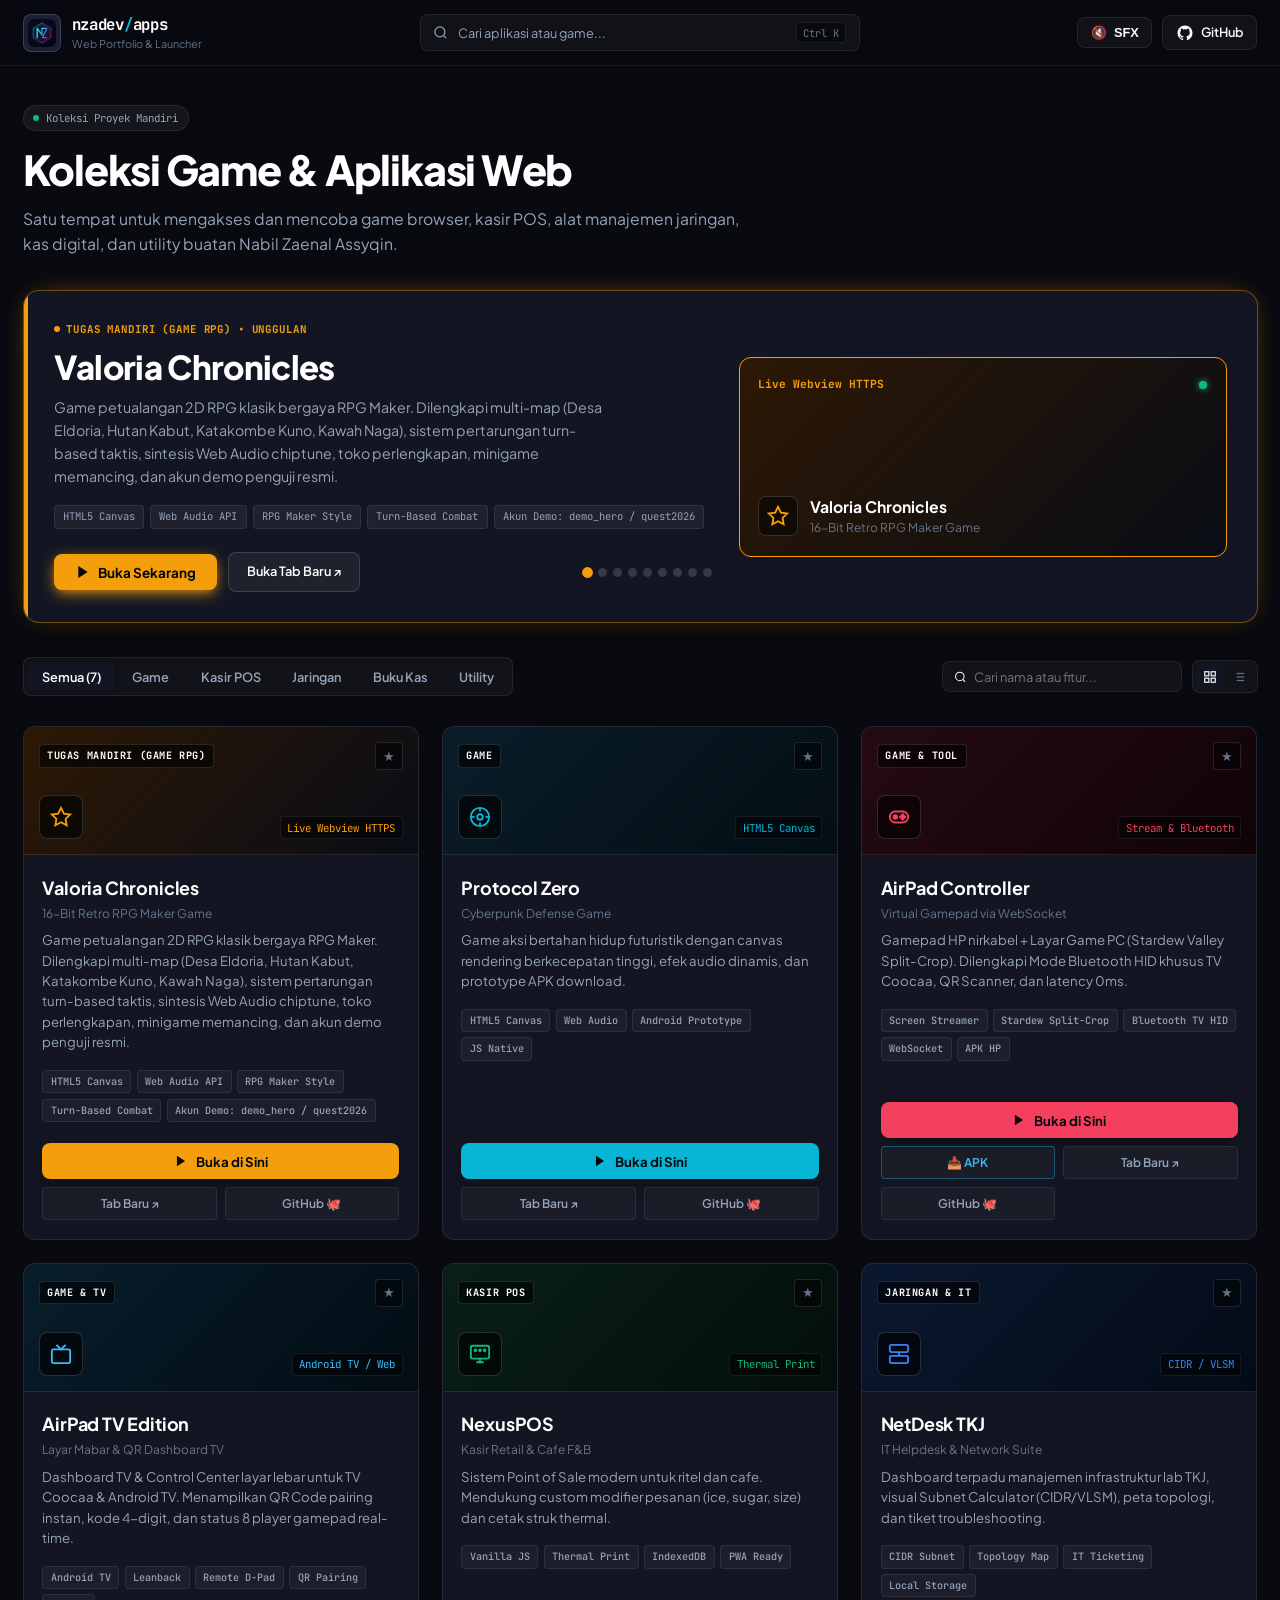
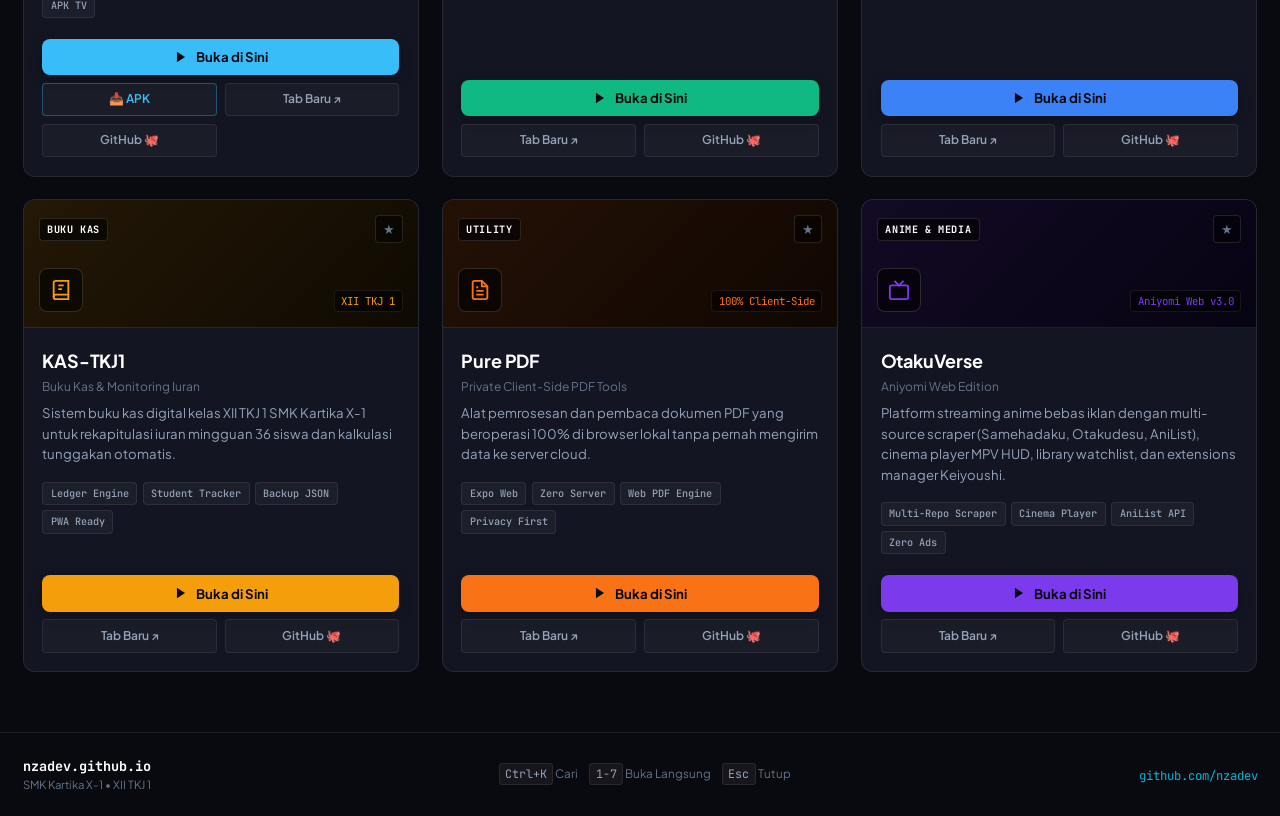
<file: index.html>
<!DOCTYPE html>
<html lang="id">
<head>
  <meta charset="UTF-8">
  <meta name="viewport" content="width=device-width, initial-scale=1.0, maximum-scale=5.0, viewport-fit=cover">
  <meta name="theme-color" content="#090a10">
  <meta name="description" content="Koleksi Game & Web App buatan Nabil Zaenal Assyqin (nzadev). Jalankan langsung di browser atau buka repositori GitHub.">
  <meta name="apple-mobile-web-app-capable" content="yes">
  <meta name="apple-mobile-web-app-status-bar-style" content="black-translucent">
  <title>NzaDev — Koleksi Game &amp; Aplikasi Web</title>

  <link rel="manifest" href="manifest.json">
  <link rel="icon" type="image/svg+xml" href="icon.svg">
  <link rel="apple-touch-icon" href="icon.svg">

  <link rel="preconnect" href="https://fonts.googleapis.com">
  <link rel="preconnect" href="https://fonts.gstatic.com" crossorigin>
  <link href="https://fonts.googleapis.com/css2?family=Inter:wght@400;500;600;700&family=JetBrains+Mono:wght@400;500;600&family=Plus+Jakarta+Sans:wght@500;600;700;800&display=swap" rel="stylesheet">

  <link rel="stylesheet" href="style.css">
</head>
<body>
  <div class="site-container">
    <header class="navbar">
      <div class="navbar-content">
        <a href="./" class="nav-brand" aria-label="NzaDev Beranda">
          <div class="brand-avatar">
            <img src="icon.svg" alt="NzaDev" width="28" height="28">
          </div>
          <div class="brand-name-group">
            <span class="brand-title">nzadev<span class="brand-slash">/</span>apps</span>
            <span class="brand-role">Web Portfolio &amp; Launcher</span>
          </div>
        </a>

        <div class="nav-center">
          <button type="button" class="nav-search-btn" id="btn-open-search" aria-label="Cari aplikasi (Ctrl+K)">
            <svg viewBox="0 0 24 24" width="15" height="15" fill="none" stroke="currentColor" stroke-width="2">
              <circle cx="11" cy="11" r="8"></circle>
              <line x1="21" y1="21" x2="16.65" y2="16.65"></line>
            </svg>
            <span>Cari aplikasi atau game...</span>
            <kbd>Ctrl K</kbd>
          </button>
        </div>

        <div class="nav-right">
          <button type="button" class="nav-link-btn" id="btn-sound" title="Toggle Efek Suara (SFX)">
            <span id="sound-icon">🔊</span>
            <span class="nav-btn-text">SFX</span>
          </button>

          <a href="https://github.com/nzadev" target="_blank" rel="noopener noreferrer" class="nav-link-btn" title="Kunjungi GitHub nzadev">
            <svg viewBox="0 0 24 24" width="18" height="18" fill="currentColor">
              <path fill-rule="evenodd" clip-rule="evenodd" d="M12 2C6.477 2 2 6.484 2 12.017c0 4.425 2.865 8.18 6.839 9.504.5.092.682-.217.682-.483 0-.237-.008-.868-.013-1.703-2.782.605-3.369-1.343-3.369-1.343-.454-1.158-1.11-1.466-1.11-1.466-.908-.62.069-.608.069-.608 1.003.07 1.53 1.032 1.53 1.032.892 1.53 2.341 1.088 2.91.832.092-.647.35-1.088.636-1.338-2.22-.253-4.555-1.113-4.555-4.951 0-1.093.39-1.988 1.029-2.688-.103-.253-.446-1.272.098-2.65 0 0 .84-.27 2.75 1.026A9.564 9.564 0 0112 6.844c.85.004 1.705.115 2.504.337 1.909-1.296 2.747-1.027 2.747-1.027.546 1.379.202 2.398.1 2.651.64.7 1.028 1.595 1.028 2.688 0 3.848-2.339 4.695-4.566 4.943.359.309.678.92.678 1.855 0 1.338-.012 2.419-.012 2.747 0 .268.18.58.688.482A10.019 10.019 0 0022 12.017C22 6.484 17.522 2 12 2z"/>
            </svg>
            <span class="nav-btn-text">GitHub</span>
          </a>

          <button type="button" class="nav-install-btn hidden" id="btn-install" aria-label="Install Aplikasi">
            <svg viewBox="0 0 24 24" width="15" height="15" fill="none" stroke="currentColor" stroke-width="2">
              <path d="M21 15v4a2 2 0 0 1-2 2H5a2 2 0 0 1-2-2v-4"></path>
              <polyline points="7 10 12 15 17 10"></polyline>
              <line x1="12" y1="15" x2="12" y2="3"></line>
            </svg>
            <span>Install</span>
          </button>
        </div>
      </div>
    </header>

    <main class="page-main">
      <section class="hero-block">
        <div class="hero-inner">
          <div class="hero-badge">
            <span class="badge-dot"></span>
            <span>Koleksi Proyek Mandiri</span>
          </div>
          <h1 class="hero-heading">Koleksi Game &amp; Aplikasi Web</h1>
          <p class="hero-subtext">
            Satu tempat untuk mengakses dan mencoba game browser, kasir POS, alat manajemen jaringan, kas digital, dan utility buatan Nabil Zaenal Assyqin.
          </p>

          <div class="pinned-bar hidden" id="pinned-bar">
            <span class="pinned-title">Disematkan:</span>
            <div class="pinned-tags" id="pinned-tags"></div>
            <button type="button" class="btn-unpin-all" id="btn-unpin-all">Reset</button>
          </div>
        </div>
      </section>

      <section class="spotlight-banner" id="spotlight-banner">
        <div class="spotlight-card">
          <div class="spotlight-content">
            <div class="spotlight-badge">
              <span class="spotlight-dot"></span>
              <span id="spotlight-badge-text">PROYEK UNGGULAN</span>
            </div>
            <h2 class="spotlight-heading" id="spotlight-heading">Protocol Zero</h2>
            <p class="spotlight-summary" id="spotlight-summary">
              Game aksi bertahan hidup futuristik dengan canvas rendering, audio efek dinamis, dan prototype APK download.
            </p>
            <div class="spotlight-tech-row" id="spotlight-tech-row"></div>
            <div class="spotlight-buttons">
              <button type="button" class="btn-spotlight-launch" id="btn-spotlight-launch">
                <svg viewBox="0 0 24 24" width="16" height="16" fill="currentColor">
                  <polygon points="5 3 19 12 5 21 5 3"></polygon>
                </svg>
                <span>Buka Sekarang</span>
              </button>
              <a href="#" target="_blank" rel="noopener noreferrer" class="btn-spotlight-link" id="btn-spotlight-link">Buka Tab Baru ↗</a>
              <div class="spotlight-indicators" id="spotlight-indicators"></div>
            </div>
          </div>
          <div class="spotlight-graphic">
            <div class="spotlight-frame" id="spotlight-frame"></div>
          </div>
        </div>
      </section>

      <section class="filter-bar">
        <div class="filter-segmented" id="filter-segmented" role="tablist" aria-label="Kategori">
          <button type="button" class="segment-btn active" data-category="all" role="tab" aria-selected="true">Semua (7)</button>
          <button type="button" class="segment-btn" data-category="game" role="tab" aria-selected="false">Game</button>
          <button type="button" class="segment-btn" data-category="business" role="tab" aria-selected="false">Kasir POS</button>
          <button type="button" class="segment-btn" data-category="network" role="tab" aria-selected="false">Jaringan</button>
          <button type="button" class="segment-btn" data-category="education" role="tab" aria-selected="false">Buku Kas</button>
          <button type="button" class="segment-btn" data-category="utility" role="tab" aria-selected="false">Utility</button>
        </div>

        <div class="filter-tools">
          <div class="search-input-wrap">
            <svg viewBox="0 0 24 24" width="14" height="14" fill="none" stroke="currentColor" stroke-width="2">
              <circle cx="11" cy="11" r="8"></circle>
              <line x1="21" y1="21" x2="16.65" y2="16.65"></line>
            </svg>
            <input type="text" id="inline-search" placeholder="Cari nama atau fitur..." autocomplete="off">
            <button type="button" id="btn-clear-input" class="btn-clear-input hidden" aria-label="Hapus teks">✕</button>
          </div>

          <div class="view-toggle">
            <button type="button" class="btn-view active" id="btn-view-grid" title="Tampilan Grid">
              <svg viewBox="0 0 24 24" width="14" height="14" fill="none" stroke="currentColor" stroke-width="2">
                <rect x="3" y="3" width="7" height="7"></rect>
                <rect x="14" y="3" width="7" height="7"></rect>
                <rect x="14" y="14" width="7" height="7"></rect>
                <rect x="3" y="14" width="7" height="7"></rect>
              </svg>
            </button>
            <button type="button" class="btn-view" id="btn-view-list" title="Tampilan Daftar">
              <svg viewBox="0 0 24 24" width="14" height="14" fill="none" stroke="currentColor" stroke-width="2">
                <line x1="8" y1="6" x2="21" y2="6"></line>
                <line x1="8" y1="12" x2="21" y2="12"></line>
                <line x1="8" y1="18" x2="21" y2="18"></line>
                <line x1="3" y1="6" x2="3.01" y2="6"></line>
                <line x1="3" y1="12" x2="3.01" y2="12"></line>
                <line x1="3" y1="18" x2="3.01" y2="18"></line>
              </svg>
            </button>
          </div>
        </div>
      </section>

      <section class="cards-container">
        <div class="apps-grid" id="apps-grid"></div>

        <div class="empty-results hidden" id="empty-results">
          <div class="empty-icon">📂</div>
          <h3>Aplikasi tidak ditemukan</h3>
          <p>Coba gunakan kata kunci lain atau bersihkan filter pencarian.</p>
          <button type="button" class="btn-reset-filter" id="btn-reset-filter">Tampilkan Semua</button>
        </div>
      </section>
    </main>

    <footer class="site-footer">
      <div class="footer-content">
        <div class="footer-left">
          <span class="footer-brand">nzadev.github.io</span>
          <span class="footer-tagline">SMK Kartika X-1 • XII TKJ 1</span>
        </div>
        <div class="footer-center">
          <span class="footer-keys"><kbd>Ctrl+K</kbd> Cari</span>
          <span class="footer-keys"><kbd>1-7</kbd> Buka Langsung</span>
          <span class="footer-keys"><kbd>Esc</kbd> Tutup</span>
        </div>
        <div class="footer-right">
          <a href="https://github.com/nzadev" target="_blank" rel="noopener noreferrer">github.com/nzadev</a>
        </div>
      </div>
    </footer>
  </div>

  <!-- MODAL VIEWER / IN-APP WINDOW -->
  <div class="viewer-modal" id="viewer-modal" aria-hidden="true" role="dialog" aria-modal="true">
    <div class="viewer-overlay" id="viewer-overlay"></div>
    <div class="viewer-window">
      <header class="viewer-topbar">
        <div class="window-decorations">
          <span class="dot dot-close" id="dot-close" title="Tutup (Esc)"></span>
          <span class="dot dot-min" id="dot-min"></span>
          <span class="dot dot-max" id="dot-max" title="Layar Penuh"></span>
        </div>

        <div class="viewer-meta">
          <span class="viewer-title" id="viewer-title">Nama Aplikasi</span>
          <span class="viewer-address" id="viewer-address">https://...</span>
        </div>

        <div class="viewer-actions">
          <button type="button" class="vw-btn" id="btn-vw-reload" title="Muat Ulang">Muat Ulang</button>
          <a href="#" target="_blank" rel="noopener noreferrer" class="vw-btn" id="btn-vw-newtab">Tab Baru ↗</a>
          <a href="#" target="_blank" rel="noopener noreferrer" class="vw-btn" id="btn-vw-source">GitHub 🐙</a>
          <button type="button" class="vw-btn" id="btn-vw-fullscreen">Layar Penuh</button>
          <button type="button" class="vw-btn vw-btn-close" id="btn-vw-close">✕ Tutup</button>
        </div>
      </header>

      <div class="viewer-frame-container">
        <div class="viewer-spinner" id="viewer-spinner">
          <div class="spinner-circle"></div>
          <span>Memuat aplikasi...</span>
        </div>
        <iframe id="viewer-iframe" class="viewer-iframe" title="Pratinjau Aplikasi" allow="gamepad; accelerometer; gyroscope; clipboard-write; web-share"></iframe>
      </div>
    </div>
  </div>

  <!-- SPOTLIGHT SEARCH (CTRL+K) -->
  <div class="search-modal" id="search-modal" aria-hidden="true" role="dialog" aria-modal="true">
    <div class="search-overlay" id="search-overlay"></div>
    <div class="search-palette">
      <div class="search-palette-header">
        <svg viewBox="0 0 24 24" width="18" height="18" fill="none" stroke="currentColor" stroke-width="2">
          <circle cx="11" cy="11" r="8"></circle>
          <line x1="21" y1="21" x2="16.65" y2="16.65"></line>
        </svg>
        <input type="text" id="palette-search-input" placeholder="Cari game, POS, network, kas..." autocomplete="off">
        <kbd>ESC</kbd>
      </div>

      <div class="search-palette-results" id="palette-results"></div>

      <div class="search-palette-footer">
        <span><kbd>↑</kbd> <kbd>↓</kbd> Navigasi</span>
        <span><kbd>↵</kbd> Jalankan</span>
        <span id="palette-stats">6 Aplikasi</span>
      </div>
    </div>
  </div>

  <script src="app.js"></script>
</body>
</html>
</file>
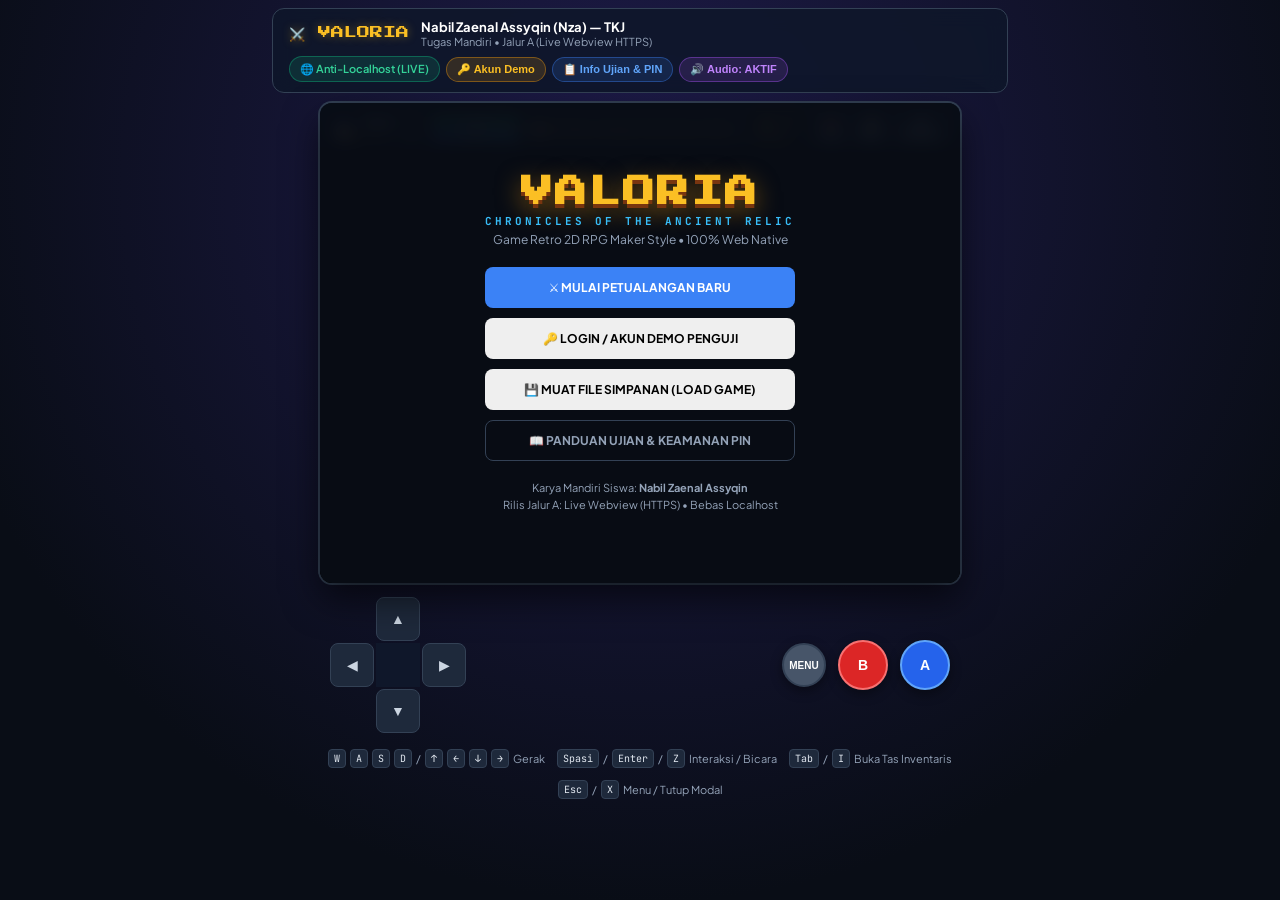
<file: valoria-rpg/index.html>
<!DOCTYPE html>
<html lang="id">
<head>
  <meta charset="UTF-8">
  <meta name="viewport" content="width=device-width, initial-scale=1.0, maximum-scale=1.0, user-scalable=no, viewport-fit=cover">
  <meta name="theme-color" content="#090d16">
  <meta name="description" content="Valoria Chronicles: Realm of Ancient Crystals - Game Retro 2D RPG Maker Style berbasis Web HTML5 Canvas.">
  <title>Valoria Chronicles — 16-Bit Web RPG (Tugas Mandiri)</title>

  <link rel="preconnect" href="https://fonts.googleapis.com">
  <link rel="preconnect" href="https://fonts.gstatic.com" crossorigin>
  <link href="https://fonts.googleapis.com/css2?family=Plus+Jakarta+Sans:wght@500;600;700;800&family=Press+Start+2P&family=JetBrains+Mono:wght@500;700&display=swap" rel="stylesheet">

  <link rel="stylesheet" href="style.css">
</head>
<body>
  <div class="game-wrapper">
    <!-- Top Verification & School Submission Header -->
    <header class="submission-header">
      <div class="brand-group">
        <span class="game-logo-badge">⚔️ VALORIA</span>
        <div class="student-meta">
          <span class="student-name">Nabil Zaenal Assyqin (Nza) — TKJ</span>
          <span class="submission-tag">Tugas Mandiri • Jalur A (Live Webview HTTPS)</span>
        </div>
      </div>

      <div class="header-badges">
        <span class="pill pill-success" title="Anti-Localhost lolos: Berjalan di domain HTTPS publik">🌐 Anti-Localhost (LIVE)</span>
        <button type="button" class="pill pill-warning" onclick="document.getElementById('auth-modal').classList.remove('hidden')" title="Buka Kredensial Akun Demo">🔑 Akun Demo</button>
        <button type="button" class="pill pill-info" onclick="window.gameApp.openRules()" title="Buka Panduan Ujian & PIN 4-Digit">📋 Info Ujian &amp; PIN</button>
        <button type="button" class="pill pill-sound" id="btn-sound">🔊 Audio: AKTIF</button>
      </div>
    </header>

    <!-- Main Game Viewport Frame -->
    <main class="canvas-container">
      <canvas id="game-canvas" width="640" height="480"></canvas>

      <!-- HUD Overlay (Exploration Mode) -->
      <div id="game-hud" class="game-hud">
        <div class="hud-left">
          <div class="hud-profile">
            <span class="hud-hero-icon">🧙</span>
            <div class="hud-name-lvl">
              <span id="hud-player-name" class="hud-name">Arion</span>
              <span id="hud-player-level" class="hud-level">Lv.1</span>
            </div>
          </div>

          <div class="hud-bars">
            <div class="hud-bar-row">
              <span class="bar-label">HP</span>
              <div class="bar-track">
                <div id="hud-hp-bar" class="bar-fill bar-hp" style="width: 100%;"></div>
                <span id="hud-hp-text" class="bar-numbers">100/100</span>
              </div>
            </div>
            <div class="hud-bar-row">
              <span class="bar-label">MP</span>
              <div class="bar-track">
                <div id="hud-mp-bar" class="bar-fill bar-mp" style="width: 100%;"></div>
                <span id="hud-mp-text" class="bar-numbers">40/40</span>
              </div>
            </div>
          </div>
        </div>

        <div class="hud-center">
          <div id="hud-quest-tracker" class="quest-tracker-pill">
            📜 Misi: Bicara dengan Tetua Rowan di Desa Eldoria
          </div>
        </div>

        <div class="hud-right">
          <span id="hud-player-gold" class="gold-badge">💰 50 Gold</span>
          <div class="hud-buttons">
            <button class="hud-btn" onclick="window.gameApp.openInventory()" title="Buka Inventaris &amp; Zirah (Tab/I)">🎒 Tas</button>
            <button class="hud-btn" onclick="window.gameApp.openQuests()" title="Lihat Daftar Misi">📜 Misi</button>
            <button class="hud-btn" onclick="document.getElementById('save-modal').classList.remove('hidden')" title="Simpan / Muat Game">💾 Simpan</button>
          </div>
        </div>
      </div>

      <!-- Title Screen Overlay -->
      <div id="title-screen" class="game-overlay title-overlay">
        <div class="title-content">
          <div class="title-retro-frame">
            <h1 class="pixel-title">VALORIA</h1>
            <h2 class="pixel-subtitle">CHRONICLES OF THE ANCIENT RELIC</h2>
            <p class="title-tagline">Game Retro 2D RPG Maker Style • 100% Web Native</p>
          </div>

          <div class="title-menu-buttons">
            <button class="btn btn-title btn-primary" onclick="window.gameApp.startNewGame()">
              ⚔️ MULAI PETUALANGAN BARU
            </button>
            <button class="btn btn-title" onclick="document.getElementById('auth-modal').classList.remove('hidden')">
              🔑 LOGIN / AKUN DEMO PENGUJI
            </button>
            <button class="btn btn-title" onclick="document.getElementById('save-modal').classList.remove('hidden')">
              💾 MUAT FILE SIMPANAN (LOAD GAME)
            </button>
            <button class="btn btn-title btn-outline" onclick="window.gameApp.openRules()">
              📖 PANDUAN UJIAN &amp; KEAMANAN PIN
            </button>
          </div>

          <div class="title-student-footer">
            <span>Karya Mandiri Siswa: <strong>Nabil Zaenal Assyqin</strong></span>
            <span>Rilis Jalur A: Live Webview (HTTPS) • Bebas Localhost</span>
          </div>
        </div>
      </div>

      <!-- Dialogue Modal (RPG Maker Style Bottom Box) -->
      <div id="dialogue-modal" class="dialogue-box hidden">
        <div class="dialogue-avatar-frame">
          <span id="dialogue-avatar" class="dialogue-avatar">🧙‍♂️</span>
        </div>
        <div class="dialogue-body">
          <div class="dialogue-speaker-row">
            <span id="dialogue-name" class="speaker-name">Tetua Rowan</span>
            <span id="dialogue-title" class="speaker-title">Tetua Desa Eldoria</span>
          </div>
          <p id="dialogue-text" class="speaker-text">...</p>
          <div class="dialogue-prompt">Tekan [Spasi] / Sentuh untuk lanjut ▶</div>
        </div>
      </div>

      <!-- Turn-Based Battle Screen Overlay -->
      <div id="battle-screen" class="game-overlay battle-overlay hidden">
        <!-- Battle Canvas / Dynamic UI -->
        <div class="battle-ui-panel">
          <div class="battle-log-card" id="battle-logs">
            <!-- Dynamically populated combat logs -->
          </div>

          <div class="battle-actions-card" id="battle-actions">
            <!-- Dynamically populated action buttons -->
          </div>
        </div>
      </div>

      <!-- Shop Modal -->
      <div id="shop-modal" class="game-modal hidden">
        <div class="modal-box shop-box">
          <div class="modal-header">
            <h3 id="shop-title">🏪 Toko Desa</h3>
            <button class="btn-close" onclick="window.gameApp.closeShop()">✕</button>
          </div>
          <div class="shop-balance">
            Uang Anda Saat Ini: <strong id="shop-player-gold" class="gold-text">50</strong> Gold
          </div>
          <div id="shop-items-list" class="shop-items-list">
            <!-- Items loaded via main.js -->
          </div>
          <div class="modal-footer">
            <button class="btn btn-outline" onclick="window.gameApp.closeShop()">Tutup Toko</button>
          </div>
        </div>
      </div>

      <!-- Inventory & Equipment Modal -->
      <div id="inventory-modal" class="game-modal hidden">
        <div class="modal-box inventory-box">
          <div class="modal-header">
            <h3>🎒 Perlengkapan &amp; Tas Inventaris</h3>
            <button class="btn-close" onclick="window.gameApp.closeInventory()">✕</button>
          </div>

          <div class="inv-columns">
            <div class="inv-left-stats">
              <h4>Karakter Status</h4>
              <div class="stat-line"><span>Level:</span> <strong id="inv-stat-level">1</strong></div>
              <div class="stat-line"><span>HP:</span> <strong id="inv-stat-hp">100/100</strong></div>
              <div class="stat-line"><span>MP:</span> <strong id="inv-stat-mp">40/40</strong></div>
              <div class="stat-line"><span>Attack (ATK):</span> <strong id="inv-stat-atk">14</strong></div>
              <div class="stat-line"><span>Defense (DEF):</span> <strong id="inv-stat-def">8</strong></div>
              <div class="stat-line"><span>Koin Emas:</span> <strong id="inv-stat-gold" class="gold-text">50</strong></div>

              <h4 style="margin-top: 14px;">Zirah Terpasang</h4>
              <div class="eq-slot"><span>🗡️ Senjata:</span> <strong id="eq-weapon-name">Pedang Karat</strong></div>
              <div class="eq-slot"><span>🛡️ Zirah:</span> <strong id="eq-armor-name">Tunik Kain</strong></div>
              <div class="eq-slot"><span>💍 Relik:</span> <strong id="eq-relic-name">Tidak Ada</strong></div>
            </div>

            <div class="inv-right-items">
              <h4>Kantong Barang</h4>
              <div id="inv-items-list" class="inv-items-list">
                <!-- Dynamically populated -->
              </div>
            </div>
          </div>

          <div class="modal-footer">
            <button class="btn btn-outline" onclick="window.gameApp.closeInventory()">Tutup Tas (Esc)</button>
          </div>
        </div>
      </div>

      <!-- Quest Log Modal -->
      <div id="quest-modal" class="game-modal hidden">
        <div class="modal-box quest-box">
          <div class="modal-header">
            <h3>📜 Buku Catatan Misi Kerajaan</h3>
            <button class="btn-close" onclick="window.gameApp.closeQuests()">✕</button>
          </div>
          <div id="quest-list" class="quest-list">
            <!-- Dynamically populated -->
          </div>
          <div class="modal-footer">
            <button class="btn btn-outline" onclick="window.gameApp.closeQuests()">Tutup Catatan</button>
          </div>
        </div>
      </div>

      <!-- Fishing Minigame Modal -->
      <div id="fishing-modal" class="game-modal hidden">
        <div class="modal-box fishing-box">
          <div class="modal-header">
            <h3>🎣 Memancing di Danau Eldoria</h3>
          </div>
          <p class="fishing-hint">Tunggu jarum pancing sejajar dengan zona target hijau, lalu klik Tarik!</p>
          <div class="fishing-track-container">
            <div id="fishing-target-zone" class="fishing-target"></div>
            <div id="fishing-bar-slider" class="fishing-slider"></div>
          </div>
          <div class="fishing-actions">
            <button class="btn btn-primary btn-large" onclick="window.gameApp.hookFish()">🎣 TARIK KAIL SEKARANG!</button>
          </div>
        </div>
      </div>

      <!-- Save & Load Modal -->
      <div id="save-modal" class="game-modal hidden">
        <div class="modal-box save-box">
          <div class="modal-header">
            <h3>💾 Simpan &amp; Muat Progres Game</h3>
            <button class="btn-close" onclick="document.getElementById('save-modal').classList.add('hidden')">✕</button>
          </div>

          <div class="save-slots-grid">
            <div class="save-slot-card">
              <h4>Slot Penyimpanan 1</h4>
              <p>Simpanan utama petualangan</p>
              <div class="slot-actions">
                <button class="btn btn-sm btn-primary" onclick="window.gameApp.saveGame(1)">Simpan Slot 1</button>
                <button class="btn btn-sm btn-outline" onclick="window.gameApp.loadGame(1)">Muat Slot 1</button>
              </div>
            </div>

            <div class="save-slot-card">
              <h4>Slot Penyimpanan 2</h4>
              <p>Slot alternatif eksplorasi</p>
              <div class="slot-actions">
                <button class="btn btn-sm btn-primary" onclick="window.gameApp.saveGame(2)">Simpan Slot 2</button>
                <button class="btn btn-sm btn-outline" onclick="window.gameApp.loadGame(2)">Muat Slot 2</button>
              </div>
            </div>

            <div class="save-slot-card">
              <h4>Slot Penyimpanan 3</h4>
              <p>Slot sebelum pertarungan bos</p>
              <div class="slot-actions">
                <button class="btn btn-sm btn-primary" onclick="window.gameApp.saveGame(3)">Simpan Slot 3</button>
                <button class="btn btn-sm btn-outline" onclick="window.gameApp.loadGame(3)">Muat Slot 3</button>
              </div>
            </div>
          </div>

          <div class="export-import-box">
            <h4>Ekspor / Impor Berkas Save (JSON)</h4>
            <div class="slot-actions">
              <button class="btn btn-outline" onclick="window.gameApp.exportSaveFile()">⬇️ Unduh File Save (.json)</button>
            </div>
          </div>

          <div class="modal-footer">
            <button class="btn btn-outline" onclick="document.getElementById('save-modal').classList.add('hidden')">Tutup</button>
          </div>
        </div>
      </div>

      <!-- Auth & Demo Account Modal (Requirement 03) -->
      <div id="auth-modal" class="game-modal hidden">
        <div class="modal-box auth-box">
          <div class="modal-header">
            <h3>🔑 Akun Penguji &amp; Autentikasi Siswa</h3>
            <button class="btn-close" onclick="document.getElementById('auth-modal').classList.add('hidden')">✕</button>
          </div>

          <div class="demo-account-callout">
            <div class="callout-badge">KREDENSIAL RESMI PENGUJI (SYARAT 03)</div>
            <p>Untuk guru &amp; tim penguji, gunakan akun demo yang sudah disiapkan:</p>
            <div class="credentials-card">
              <div><strong>Username :</strong> <code>demo_hero</code></div>
              <div><strong>Password :</strong> <code>quest2026</code></div>
            </div>
            <button type="button" class="btn btn-warning btn-sm" onclick="window.gameApp.fillDemoLogin()">
              ⚡ 1-Klik Isi Kredensial Demo Otomatis
            </button>
          </div>

          <div class="auth-form">
            <div class="form-group">
              <label for="auth-username">Nama Pahlawan / Username:</label>
              <input type="text" id="auth-username" value="demo_hero" placeholder="Masukkan username">
            </div>
            <div class="form-group">
              <label for="auth-password">Kata Sandi / Password:</label>
              <input type="password" id="auth-password" value="quest2026" placeholder="Masukkan password">
            </div>

            <div class="auth-actions">
              <button class="btn btn-primary" onclick="window.gameApp.submitAuth()">Masuk &amp; Mulai Main</button>
              <button class="btn btn-outline" onclick="window.gameApp.startNewGame()">Main Cepat (Guest)</button>
            </div>
          </div>
        </div>
      </div>

      <!-- School Rules & PIN Security Modal (Guidelines) -->
      <div id="rules-modal" class="game-modal hidden">
        <div class="modal-box rules-box">
          <div class="modal-header">
            <h3>📋 Lembar Spesifikasi &amp; Keamanan PIN</h3>
            <button class="btn-close" onclick="window.gameApp.closeRules()">✕</button>
          </div>

          <div class="rules-content">
            <div class="rule-item">
              <span class="rule-badge">01</span>
              <div>
                <strong>Karya 100% Jadi:</strong>
                <p>Game ini berjalan penuh di browser via WebGL / HTML5 Canvas dan Web Audio Synthesizer, siap dimainkan seketika tanpa mock-up.</p>
              </div>
            </div>

            <div class="rule-item">
              <span class="rule-badge">02</span>
              <div>
                <strong>Tugas Mandiri:</strong>
                <p>Projek personal orisinil oleh <strong>Nabil Zaenal Assyqin (Nza)</strong>, terhosting di repositori GitHub Pages milik pribadi.</p>
              </div>
            </div>

            <div class="rule-item">
              <span class="rule-badge">03</span>
              <div>
                <strong>Akun Demo:</strong>
                <p>Kredensial uji coba: <code>demo_hero</code> / <code>quest2026</code> (atau gunakan mode Guest tanpa hambatan).</p>
              </div>
            </div>

            <div class="rule-item">
              <span class="rule-badge">04</span>
              <div>
                <strong>Anti-Localhost &amp; Jalur A (Live Webview):</strong>
                <p>Terkoneksi langsung ke URL publik berprotokol HTTPS: <code>https://nzadev.github.io/valoria-rpg/</code>.</p>
              </div>
            </div>

            <div class="pin-security-guide">
              <h4>🔒 Panduan Keamanan PIN 4 Digit Siswa</h4>
              <ul>
                <li><strong>Di mana PIN dibuat?</strong> Siswa mengisi 4 angka PIN saat pertama kali mengisi Form Kumpul Karya atau klik tombol "Buat PIN Acak".</li>
                <li><strong>Fungsi Kunci:</strong> PIN berfungsi mengunci karya agar tidak diubah atau ditimpa oleh siswa lain saat memperbarui link submission.</li>
                <li><strong>Reset PIN:</strong> Jika siswa lupa PIN, guru penguji dapat menekan tombol "Reset PIN" pada rekap nilai sekolah.</li>
              </ul>
            </div>
          </div>

          <div class="modal-footer">
            <button class="btn btn-primary" onclick="window.gameApp.closeRules()">Paham &amp; Lanjutkan</button>
          </div>
        </div>
      </div>

      <!-- Toast Notification Alert -->
      <div id="game-toast" class="game-toast hidden"></div>
    </main>

    <!-- Mobile Virtual Gamepad Controls (Auto-detected or touch friendly) -->
    <div class="touch-controls-container">
      <div class="dpad-box">
        <button id="btn-dpad-up" class="dpad-btn dpad-up" aria-label="Atas">▲</button>
        <button id="btn-dpad-left" class="dpad-btn dpad-left" aria-label="Kiri">◀</button>
        <button id="btn-dpad-center" class="dpad-center" disabled></button>
        <button id="btn-dpad-right" class="dpad-btn dpad-right" aria-label="Kanan">▶</button>
        <button id="btn-dpad-down" class="dpad-btn dpad-down" aria-label="Bawah">▼</button>
      </div>

      <div class="touch-action-box">
        <button id="btn-touch-menu" class="action-btn btn-menu" aria-label="Menu">MENU</button>
        <button id="btn-touch-b" class="action-btn btn-b" aria-label="B / Batal">B</button>
        <button id="btn-touch-a" class="action-btn btn-a" aria-label="A / Aksi">A</button>
      </div>
    </div>

    <!-- Desktop Key Helper Bar -->
    <footer class="controls-helper">
      <div class="key-hint"><kbd>W</kbd><kbd>A</kbd><kbd>S</kbd><kbd>D</kbd> / <kbd>↑</kbd><kbd>←</kbd><kbd>↓</kbd><kbd>→</kbd> Gerak</div>
      <div class="key-hint"><kbd>Spasi</kbd> / <kbd>Enter</kbd> / <kbd>Z</kbd> Interaksi / Bicara</div>
      <div class="key-hint"><kbd>Tab</kbd> / <kbd>I</kbd> Buka Tas Inventaris</div>
      <div class="key-hint"><kbd>Esc</kbd> / <kbd>X</kbd> Menu / Tutup Modal</div>
    </footer>
  </div>

  <!-- Game Scripts Loaded in Order -->
  <script src="audio.js"></script>
  <script src="data.js"></script>
  <script src="engine.js"></script>
  <script src="battle.js"></script>
  <script src="main.js"></script>
</body>
</html>
</file>
<file: style.css>
:root {
  --bg-app: #090a10;
  --bg-surface: #0f111a;
  --bg-card: #131622;
  --bg-card-hover: #171b2b;
  --bg-subtle: #1b1f33;

  --border-light: rgba(255, 255, 255, 0.08);
  --border-mid: rgba(255, 255, 255, 0.14);
  --border-hover: rgba(255, 255, 255, 0.25);

  --text-main: #f8fafc;
  --text-muted: #94a3b8;
  --text-dim: #64748b;

  --accent-cyan: #06b6d4;
  --accent-red: #f43f5e;
  --accent-emerald: #10b981;
  --accent-blue: #3b82f6;
  --accent-amber: #f59e0b;
  --accent-orange: #f97316;

  --font-sans: 'Plus Jakarta Sans', 'Inter', -apple-system, sans-serif;
  --font-mono: 'JetBrains Mono', monospace;

  --radius-xs: 4px;
  --radius-sm: 8px;
  --radius-md: 12px;
  --radius-lg: 16px;
  --radius-full: 9999px;
}

*, *::before, *::after {
  box-sizing: border-box;
  margin: 0;
  padding: 0;
}

html, body {
  background-color: var(--bg-app);
  color: var(--text-main);
  font-family: var(--font-sans);
  font-size: 15px;
  line-height: 1.5;
  min-height: 100vh;
  -webkit-font-smoothing: antialiased;
}

body {
  position: relative;
  overflow-x: hidden;
}

.site-container {
  display: flex;
  flex-direction: column;
  min-height: 100vh;
}

/* NAVBAR */
.navbar {
  position: sticky;
  top: 0;
  z-index: 40;
  background: rgba(9, 10, 16, 0.88);
  border-bottom: 1px solid var(--border-light);
  backdrop-filter: blur(16px);
  -webkit-backdrop-filter: blur(16px);
}

.navbar-content {
  max-width: 1280px;
  margin: 0 auto;
  padding: 0.85rem 1.5rem;
  display: flex;
  align-items: center;
  justify-content: space-between;
  gap: 1.25rem;
}

.nav-brand {
  display: flex;
  align-items: center;
  gap: 0.75rem;
  text-decoration: none;
  color: inherit;
  flex-shrink: 0;
}

.brand-avatar {
  width: 38px;
  height: 38px;
  border-radius: var(--radius-sm);
  background: var(--bg-subtle);
  border: 1px solid var(--border-mid);
  display: flex;
  align-items: center;
  justify-content: center;
  transition: transform 150ms ease, border-color 150ms ease;
}

.nav-brand:hover .brand-avatar {
  transform: scale(1.05);
  border-color: var(--border-hover);
}

.brand-name-group {
  display: flex;
  flex-direction: column;
}

.brand-title {
  font-family: var(--font-mono);
  font-weight: 700;
  font-size: 1.05rem;
  letter-spacing: -0.02em;
  color: #ffffff;
}

.brand-slash {
  color: var(--accent-cyan);
}

.brand-role {
  font-size: 0.72rem;
  color: var(--text-dim);
}

.nav-center {
  flex: 1;
  max-width: 440px;
}

.nav-search-btn {
  width: 100%;
  display: flex;
  align-items: center;
  gap: 0.65rem;
  padding: 0.5rem 0.85rem;
  background: rgba(255, 255, 255, 0.04);
  border: 1px solid var(--border-light);
  border-radius: var(--radius-sm);
  color: var(--text-muted);
  font-family: var(--font-sans);
  font-size: 0.85rem;
  cursor: pointer;
  transition: all 140ms ease;
}

.nav-search-btn:hover {
  background: rgba(255, 255, 255, 0.07);
  border-color: var(--border-mid);
  color: var(--text-main);
}

.nav-search-btn span {
  flex: 1;
  text-align: left;
}

.nav-search-btn kbd {
  font-family: var(--font-mono);
  font-size: 0.7rem;
  padding: 0.15rem 0.4rem;
  border-radius: 3px;
  background: rgba(0, 0, 0, 0.4);
  border: 1px solid var(--border-light);
  color: var(--text-dim);
}

.nav-right {
  display: flex;
  align-items: center;
  gap: 0.65rem;
  flex-shrink: 0;
}

.nav-link-btn {
  display: inline-flex;
  align-items: center;
  gap: 0.45rem;
  padding: 0.45rem 0.85rem;
  background: rgba(255, 255, 255, 0.04);
  border: 1px solid var(--border-light);
  border-radius: var(--radius-sm);
  color: var(--text-main);
  font-size: 0.85rem;
  font-weight: 600;
  text-decoration: none;
  transition: all 140ms ease;
}

.nav-link-btn:hover {
  background: rgba(255, 255, 255, 0.08);
  border-color: var(--border-mid);
}

.nav-install-btn {
  display: inline-flex;
  align-items: center;
  gap: 0.4rem;
  padding: 0.45rem 0.85rem;
  background: var(--text-main);
  border: none;
  border-radius: var(--radius-sm);
  color: #090a10;
  font-size: 0.82rem;
  font-weight: 700;
  cursor: pointer;
  transition: opacity 140ms ease;
}

.nav-install-btn:hover {
  opacity: 0.9;
}

/* PAGE MAIN */
.page-main {
  flex: 1;
  max-width: 1280px;
  margin: 0 auto;
  padding: 2.5rem 1.5rem 4rem;
  width: 100%;
}

/* HERO BLOCK */
.hero-block {
  margin-bottom: 2.25rem;
}

.hero-inner {
  max-width: 720px;
}

.hero-badge {
  display: inline-flex;
  align-items: center;
  gap: 0.45rem;
  padding: 0.25rem 0.65rem;
  background: rgba(255, 255, 255, 0.05);
  border: 1px solid var(--border-light);
  border-radius: var(--radius-full);
  font-family: var(--font-mono);
  font-size: 0.72rem;
  color: var(--text-muted);
  margin-bottom: 1rem;
}

.badge-dot {
  width: 6px;
  height: 6px;
  border-radius: 50%;
  background: #10b981;
}

.hero-heading {
  font-size: clamp(2rem, 3.5vw, 2.75rem);
  font-weight: 800;
  letter-spacing: -0.03em;
  color: #ffffff;
  line-height: 1.15;
  margin-bottom: 0.85rem;
}

.hero-subtext {
  font-size: 1.05rem;
  color: var(--text-muted);
  line-height: 1.6;
}

/* PINNED BAR */
.pinned-bar {
  display: flex;
  align-items: center;
  gap: 0.65rem;
  margin-top: 1.25rem;
  padding: 0.5rem 0.85rem;
  background: rgba(255, 255, 255, 0.03);
  border: 1px solid var(--border-light);
  border-radius: var(--radius-sm);
  flex-wrap: wrap;
}

.pinned-title {
  font-family: var(--font-mono);
  font-size: 0.75rem;
  color: var(--text-dim);
}

.pinned-tags {
  display: flex;
  gap: 0.4rem;
  flex-wrap: wrap;
}

.pin-chip {
  display: inline-flex;
  align-items: center;
  gap: 0.4rem;
  padding: 0.2rem 0.6rem;
  background: var(--bg-surface);
  border: 1px solid var(--border-light);
  border-radius: var(--radius-xs);
  color: var(--text-main);
  font-size: 0.78rem;
  font-weight: 600;
  cursor: pointer;
  transition: all 120ms ease;
}

.pin-chip:hover {
  background: var(--bg-subtle);
  border-color: var(--border-mid);
}

.btn-unpin-all {
  background: transparent;
  border: none;
  font-family: var(--font-mono);
  font-size: 0.72rem;
  color: var(--text-dim);
  cursor: pointer;
  margin-left: auto;
  text-decoration: underline;
}

/* FILTER BAR */
.filter-bar {
  display: flex;
  align-items: center;
  justify-content: space-between;
  gap: 1rem;
  margin-bottom: 2rem;
  flex-wrap: wrap;
}

.filter-segmented {
  display: flex;
  align-items: center;
  background: rgba(255, 255, 255, 0.04);
  border: 1px solid var(--border-light);
  border-radius: var(--radius-sm);
  padding: 0.25rem;
  gap: 0.2rem;
  overflow-x: auto;
  max-width: 100%;
}

.segment-btn {
  padding: 0.45rem 0.95rem;
  background: transparent;
  border: none;
  border-radius: 6px;
  color: var(--text-muted);
  font-family: var(--font-sans);
  font-size: 0.85rem;
  font-weight: 600;
  cursor: pointer;
  white-space: nowrap;
  transition: all 140ms ease;
}

.segment-btn:hover {
  color: var(--text-main);
}

.segment-btn.active {
  background: var(--bg-card);
  color: #ffffff;
  box-shadow: 0 1px 3px rgba(0, 0, 0, 0.3);
}

.filter-tools {
  display: flex;
  align-items: center;
  gap: 0.65rem;
}

.search-input-wrap {
  display: flex;
  align-items: center;
  gap: 0.5rem;
  padding: 0.45rem 0.75rem;
  background: rgba(255, 255, 255, 0.04);
  border: 1px solid var(--border-light);
  border-radius: var(--radius-sm);
  width: 240px;
}

.search-input-wrap:focus-within {
  border-color: var(--border-mid);
  background: rgba(255, 255, 255, 0.07);
}

.search-input-wrap input {
  background: transparent;
  border: none;
  outline: none;
  color: #ffffff;
  font-family: var(--font-sans);
  font-size: 0.85rem;
  width: 100%;
}

.btn-clear-input {
  background: transparent;
  border: none;
  color: var(--text-dim);
  cursor: pointer;
  font-size: 0.8rem;
}

.view-toggle {
  display: flex;
  background: rgba(255, 255, 255, 0.04);
  border: 1px solid var(--border-light);
  border-radius: var(--radius-sm);
  padding: 0.2rem;
}

.btn-view {
  background: transparent;
  border: none;
  border-radius: 4px;
  padding: 0.35rem 0.5rem;
  color: var(--text-dim);
  cursor: pointer;
  display: flex;
  align-items: center;
}

.btn-view.active {
  background: var(--bg-card);
  color: #ffffff;
}

/* CARDS CONTAINER & GRID */
.apps-grid {
  display: grid;
  grid-template-columns: repeat(auto-fill, minmax(360px, 1fr));
  gap: 1.5rem;
}

.apps-grid.list-view {
  grid-template-columns: 1fr;
  gap: 1rem;
}

/* INDIVIDUAL APP CARD */
.app-card {
  background: var(--bg-card);
  border: 1px solid var(--border-light);
  border-radius: var(--radius-md);
  overflow: hidden;
  display: flex;
  flex-direction: column;
  transition: transform 160ms ease, border-color 160ms ease, box-shadow 160ms ease;
}

/* SPOTLIGHT BANNER */
.spotlight-banner {
  margin-bottom: 2.25rem;
}

.spotlight-card {
  display: grid;
  grid-template-columns: 1.35fr 1fr;
  gap: 1.75rem;
  background: var(--bg-card);
  border: 1px solid var(--spotlight-border, var(--border-mid));
  border-radius: var(--radius-lg);
  padding: 2rem;
  position: relative;
  overflow: hidden;
  box-shadow: 0 16px 36px -12px rgba(0, 0, 0, 0.6), 0 0 30px -15px var(--spotlight-accent, rgba(6, 182, 212, 0.2));
  transition: all 180ms ease;
}

.spotlight-card::before {
  content: '';
  position: absolute;
  top: 0;
  left: 0;
  bottom: 0;
  width: 4px;
  background: var(--spotlight-accent, var(--accent-cyan));
}

.spotlight-content {
  display: flex;
  flex-direction: column;
  justify-content: center;
}

.spotlight-badge {
  display: inline-flex;
  align-items: center;
  gap: 0.45rem;
  font-family: var(--font-mono);
  font-size: 0.72rem;
  font-weight: 700;
  color: var(--spotlight-accent, var(--accent-cyan));
  letter-spacing: 0.08em;
  margin-bottom: 0.65rem;
}

.spotlight-dot {
  width: 6px;
  height: 6px;
  border-radius: 50%;
  background: var(--spotlight-accent, var(--accent-cyan));
}

.spotlight-heading {
  font-size: clamp(1.6rem, 2.8vw, 2.2rem);
  font-weight: 800;
  letter-spacing: -0.02em;
  color: #ffffff;
  margin-bottom: 0.65rem;
  line-height: 1.2;
}

.spotlight-summary {
  font-size: 0.95rem;
  color: var(--text-muted);
  line-height: 1.6;
  margin-bottom: 1.2rem;
  max-width: 560px;
}

.spotlight-tech-row {
  display: flex;
  flex-wrap: wrap;
  gap: 0.4rem;
  margin-bottom: 1.5rem;
}

.spotlight-pill {
  font-family: var(--font-mono);
  font-size: 0.7rem;
  padding: 0.2rem 0.55rem;
  background: rgba(255, 255, 255, 0.05);
  border: 1px solid var(--border-light);
  border-radius: var(--radius-xs);
  color: var(--text-muted);
}

.spotlight-buttons {
  display: flex;
  align-items: center;
  gap: 0.75rem;
  flex-wrap: wrap;
}

.btn-spotlight-launch {
  display: inline-flex;
  align-items: center;
  gap: 0.5rem;
  padding: 0.65rem 1.4rem;
  background: var(--spotlight-accent, var(--accent-cyan));
  border: none;
  border-radius: var(--radius-sm);
  color: #05070c;
  font-family: var(--font-sans);
  font-size: 0.9rem;
  font-weight: 700;
  cursor: pointer;
  box-shadow: 0 4px 14px -2px var(--spotlight-accent, rgba(0, 0, 0, 0.4));
  transition: transform 140ms ease, filter 140ms ease;
}

.btn-spotlight-launch:hover {
  transform: translateY(-1px);
  filter: brightness(1.15);
}

.btn-spotlight-link {
  display: inline-flex;
  align-items: center;
  padding: 0.65rem 1.15rem;
  background: rgba(255, 255, 255, 0.05);
  border: 1px solid var(--border-mid);
  border-radius: var(--radius-sm);
  color: #ffffff;
  font-size: 0.85rem;
  font-weight: 600;
  text-decoration: none;
  transition: background 140ms ease;
}

.btn-spotlight-link:hover {
  background: rgba(255, 255, 255, 0.1);
}

.spotlight-indicators {
  display: flex;
  align-items: center;
  gap: 0.4rem;
  margin-left: auto;
}

.spotlight-dot-item {
  width: 9px;
  height: 9px;
  border-radius: 50%;
  background: rgba(255, 255, 255, 0.15);
  cursor: pointer;
  transition: all 140ms ease;
}

.spotlight-dot-item.active {
  background: var(--spotlight-accent, var(--accent-cyan));
  transform: scale(1.2);
}

.spotlight-graphic {
  display: flex;
  align-items: center;
  justify-content: center;
}

.spotlight-frame {
  width: 100%;
  height: 200px;
  background: #090b14;
  border: 1px solid var(--border-mid);
  border-radius: var(--radius-md);
  padding: 1.25rem;
  display: flex;
  flex-direction: column;
  justify-content: space-between;
  position: relative;
  overflow: hidden;
}

.app-card:hover {
  transform: translateY(-3px);
  border-color: rgba(255, 255, 255, 0.25);
  box-shadow: 0 16px 36px -10px rgba(0, 0, 0, 0.6), 0 0 24px -10px var(--card-accent);
}

/* CARD PREVIEW BANNER */
.card-header-art {
  height: 128px;
  background: var(--card-art-bg, var(--bg-surface));
  border-bottom: 1px solid var(--border-light);
  position: relative;
  display: flex;
  flex-direction: column;
  justify-content: space-between;
  padding: 1rem;
  overflow: hidden;
}

.art-badge-row {
  display: flex;
  align-items: center;
  justify-content: space-between;
  z-index: 2;
}

.art-cat-label {
  font-family: var(--font-mono);
  font-size: 0.68rem;
  font-weight: 700;
  text-transform: uppercase;
  letter-spacing: 0.06em;
  padding: 0.2rem 0.5rem;
  border-radius: var(--radius-xs);
  background: rgba(0, 0, 0, 0.6);
  border: 1px solid rgba(255, 255, 255, 0.12);
  color: #ffffff;
}

.art-pin-btn {
  background: rgba(0, 0, 0, 0.5);
  border: 1px solid rgba(255, 255, 255, 0.12);
  color: var(--text-dim);
  width: 28px;
  height: 28px;
  border-radius: var(--radius-xs);
  display: flex;
  align-items: center;
  justify-content: center;
  cursor: pointer;
  transition: all 120ms ease;
}

.art-pin-btn:hover, .art-pin-btn.pinned {
  color: #f59e0b;
  border-color: rgba(245, 158, 11, 0.4);
}

.art-illustration {
  display: flex;
  align-items: flex-end;
  justify-content: space-between;
  z-index: 2;
}

.art-icon-wrap {
  width: 44px;
  height: 44px;
  border-radius: var(--radius-sm);
  background: rgba(0, 0, 0, 0.6);
  border: 1px solid rgba(255, 255, 255, 0.15);
  display: flex;
  align-items: center;
  justify-content: center;
  color: var(--card-accent, #ffffff);
}

.art-accent-spec {
  font-family: var(--font-mono);
  font-size: 0.72rem;
  color: var(--card-accent, var(--text-muted));
  background: rgba(0, 0, 0, 0.5);
  padding: 0.15rem 0.45rem;
  border-radius: var(--radius-xs);
  border: 1px solid rgba(255, 255, 255, 0.08);
}

/* CARD BODY */
.card-body {
  padding: 1.25rem;
  display: flex;
  flex-direction: column;
  flex: 1;
}

.card-title-row {
  margin-bottom: 0.45rem;
}

.card-title {
  font-size: 1.2rem;
  font-weight: 700;
  color: #ffffff;
  letter-spacing: -0.01em;
}

.card-subtitle {
  font-size: 0.8rem;
  color: var(--text-dim);
}

.card-desc {
  font-size: 0.88rem;
  color: var(--text-muted);
  line-height: 1.55;
  margin-bottom: 1.15rem;
}

.card-tech-row {
  display: flex;
  flex-wrap: wrap;
  gap: 0.35rem;
  margin-bottom: 1.4rem;
}

.tech-tag {
  font-family: var(--font-mono);
  font-size: 0.68rem;
  font-weight: 500;
  padding: 0.2rem 0.5rem;
  background: rgba(255, 255, 255, 0.04);
  border: 1px solid var(--border-light);
  border-radius: var(--radius-xs);
  color: var(--text-muted);
}

/* CARD ACTIONS */
.card-actions {
  margin-top: auto;
  display: flex;
  flex-direction: column;
  gap: 0.5rem;
}

.btn-open-in-app {
  width: 100%;
  display: flex;
  align-items: center;
  justify-content: center;
  gap: 0.5rem;
  padding: 0.65rem 1rem;
  background: var(--card-accent, #ffffff);
  border: none;
  border-radius: var(--radius-sm);
  color: #060810;
  font-family: var(--font-sans);
  font-size: 0.88rem;
  font-weight: 700;
  cursor: pointer;
  box-shadow: 0 4px 14px -2px rgba(0, 0, 0, 0.4);
  transition: transform 140ms ease, filter 140ms ease;
}

.btn-open-in-app:hover {
  filter: brightness(1.15);
  transform: translateY(-1px);
}

.card-links-row {
  display: grid;
  grid-template-columns: 1fr 1fr;
  gap: 0.5rem;
}

.btn-ext-link {
  display: flex;
  align-items: center;
  justify-content: center;
  gap: 0.35rem;
  padding: 0.45rem 0.6rem;
  background: rgba(255, 255, 255, 0.03);
  border: 1px solid var(--border-light);
  border-radius: var(--radius-xs);
  color: var(--text-muted);
  font-size: 0.8rem;
  font-weight: 600;
  text-decoration: none;
  transition: all 120ms ease;
}

.btn-ext-link:hover {
  background: rgba(255, 255, 255, 0.07);
  color: #ffffff;
  border-color: var(--border-mid);
}

/* LIST VIEW MODE */
.apps-grid.list-view .app-card {
  flex-direction: row;
}

.apps-grid.list-view .card-header-art {
  width: 220px;
  height: auto;
  border-bottom: none;
  border-right: 1px solid var(--border-light);
}

.apps-grid.list-view .card-body {
  flex: 1;
}

.apps-grid.list-view .card-actions {
  flex-direction: row;
  align-items: center;
}

.apps-grid.list-view .btn-open-in-app {
  width: auto;
  padding: 0.55rem 1.25rem;
}

.apps-grid.list-view .card-links-row {
  display: flex;
}

/* EMPTY RESULTS */
.empty-results {
  text-align: center;
  padding: 4rem 1.5rem;
  background: var(--bg-card);
  border: 1px dashed var(--border-mid);
  border-radius: var(--radius-md);
  max-width: 480px;
  margin: 2rem auto;
}

.empty-icon {
  font-size: 2.5rem;
  margin-bottom: 0.85rem;
}

.empty-results h3 {
  font-size: 1.2rem;
  color: #ffffff;
  margin-bottom: 0.35rem;
}

.empty-results p {
  color: var(--text-muted);
  font-size: 0.9rem;
  margin-bottom: 1.25rem;
}

.btn-reset-filter {
  padding: 0.55rem 1.15rem;
  background: var(--text-main);
  border: none;
  border-radius: var(--radius-sm);
  color: #090a10;
  font-size: 0.85rem;
  font-weight: 600;
  cursor: pointer;
}

/* FOOTER */
.site-footer {
  border-top: 1px solid var(--border-light);
  background: var(--bg-app);
  padding: 1.5rem;
  margin-top: auto;
}

.footer-content {
  max-width: 1280px;
  margin: 0 auto;
  display: flex;
  align-items: center;
  justify-content: space-between;
  flex-wrap: wrap;
  gap: 1rem;
}

.footer-left {
  display: flex;
  flex-direction: column;
}

.footer-brand {
  font-family: var(--font-mono);
  font-size: 0.9rem;
  font-weight: 700;
  color: #ffffff;
}

.footer-tagline {
  font-size: 0.75rem;
  color: var(--text-dim);
}

.footer-center {
  display: flex;
  align-items: center;
  gap: 0.75rem;
  font-size: 0.78rem;
  color: var(--text-dim);
}

.footer-keys kbd {
  background: rgba(255, 255, 255, 0.05);
  border: 1px solid var(--border-light);
  padding: 0.15rem 0.35rem;
  border-radius: 3px;
  font-family: var(--font-mono);
  color: var(--text-muted);
}

.footer-right a {
  font-family: var(--font-mono);
  font-size: 0.82rem;
  color: var(--accent-cyan);
  text-decoration: none;
}

.footer-right a:hover {
  text-decoration: underline;
}

/* VIEWER MODAL */
.viewer-modal {
  position: fixed;
  inset: 0;
  z-index: 100;
  display: flex;
  align-items: center;
  justify-content: center;
  padding: 1rem;
  opacity: 0;
  pointer-events: none;
  transition: opacity 160ms ease;
}

.viewer-modal.active {
  opacity: 1;
  pointer-events: auto;
}

.viewer-overlay {
  position: absolute;
  inset: 0;
  background: rgba(5, 6, 10, 0.85);
  backdrop-filter: blur(10px);
}

.viewer-window {
  position: relative;
  z-index: 2;
  width: 100%;
  max-width: 1360px;
  height: 94vh;
  background: #0d0f17;
  border: 1px solid var(--border-mid);
  border-radius: var(--radius-md);
  display: flex;
  flex-direction: column;
  overflow: hidden;
  box-shadow: 0 25px 60px rgba(0, 0, 0, 0.8);
}

.viewer-window.fullscreen {
  max-width: 100vw;
  height: 100vh;
  border-radius: 0;
  border: none;
}

.viewer-topbar {
  padding: 0.7rem 1.15rem;
  background: #121520;
  border-bottom: 1px solid var(--border-light);
  display: flex;
  align-items: center;
  justify-content: space-between;
  gap: 1rem;
}

.window-decorations {
  display: flex;
  align-items: center;
  gap: 0.45rem;
}

.dot {
  width: 11px;
  height: 11px;
  border-radius: 50%;
  display: inline-block;
  cursor: pointer;
}

.dot-close { background: #ef4444; }
.dot-min { background: #f59e0b; }
.dot-max { background: #10b981; }

.viewer-meta {
  display: flex;
  align-items: center;
  gap: 0.65rem;
  min-width: 0;
}

.viewer-title {
  font-size: 0.95rem;
  font-weight: 700;
  color: #ffffff;
  white-space: nowrap;
}

.viewer-address {
  font-family: var(--font-mono);
  font-size: 0.72rem;
  color: var(--text-dim);
  white-space: nowrap;
  overflow: hidden;
  text-overflow: ellipsis;
}

.viewer-actions {
  display: flex;
  align-items: center;
  gap: 0.4rem;
}

.vw-btn {
  display: inline-flex;
  align-items: center;
  padding: 0.4rem 0.7rem;
  background: rgba(255, 255, 255, 0.05);
  border: 1px solid var(--border-light);
  border-radius: var(--radius-xs);
  color: var(--text-muted);
  font-family: var(--font-sans);
  font-size: 0.8rem;
  font-weight: 600;
  cursor: pointer;
  text-decoration: none;
  transition: all 120ms ease;
}

.vw-btn:hover {
  background: rgba(255, 255, 255, 0.1);
  color: #ffffff;
}

.vw-btn-close {
  background: rgba(239, 68, 68, 0.15);
  border-color: rgba(239, 68, 68, 0.3);
  color: #fca5a5;
}

.vw-btn-close:hover {
  background: #ef4444;
  color: #ffffff;
}

.viewer-frame-container {
  position: relative;
  flex: 1;
  background: #000000;
  overflow: hidden;
}

.viewer-spinner {
  position: absolute;
  inset: 0;
  display: flex;
  flex-direction: column;
  align-items: center;
  justify-content: center;
  gap: 0.85rem;
  background: #0d0f17;
  z-index: 5;
  font-family: var(--font-mono);
  font-size: 0.85rem;
  color: var(--text-muted);
}

.viewer-spinner.hidden {
  display: none;
}

.spinner-circle {
  width: 32px;
  height: 32px;
  border: 2px solid rgba(255, 255, 255, 0.1);
  border-top-color: var(--accent-cyan);
  border-radius: 50%;
  animation: spin 0.8s linear infinite;
}

@keyframes spin {
  to { transform: rotate(360deg); }
}

.viewer-iframe {
  width: 100%;
  height: 100%;
  border: none;
  display: block;
}

/* SEARCH PALETTE MODAL */
.search-modal {
  position: fixed;
  inset: 0;
  z-index: 120;
  display: flex;
  align-items: flex-start;
  justify-content: center;
  padding: 12vh 1rem 1rem;
  opacity: 0;
  pointer-events: none;
  transition: opacity 140ms ease;
}

.search-modal.active {
  opacity: 1;
  pointer-events: auto;
}

.search-overlay {
  position: absolute;
  inset: 0;
  background: rgba(5, 6, 10, 0.85);
  backdrop-filter: blur(8px);
}

.search-palette {
  position: relative;
  z-index: 2;
  width: 100%;
  max-width: 600px;
  background: var(--bg-card);
  border: 1px solid var(--border-mid);
  border-radius: var(--radius-md);
  box-shadow: 0 20px 50px rgba(0, 0, 0, 0.8);
  overflow: hidden;
}

.search-palette-header {
  display: flex;
  align-items: center;
  gap: 0.75rem;
  padding: 0.9rem 1.25rem;
  border-bottom: 1px solid var(--border-light);
}

.search-palette-header input {
  flex: 1;
  background: transparent;
  border: none;
  outline: none;
  font-family: var(--font-sans);
  font-size: 1rem;
  color: #ffffff;
}

.search-palette-header kbd {
  font-family: var(--font-mono);
  font-size: 0.72rem;
  padding: 0.2rem 0.4rem;
  background: rgba(255, 255, 255, 0.05);
  border-radius: 3px;
  color: var(--text-dim);
}

.search-palette-results {
  max-height: 360px;
  overflow-y: auto;
  padding: 0.5rem;
}

.palette-item {
  display: flex;
  align-items: center;
  justify-content: space-between;
  gap: 1rem;
  padding: 0.7rem 0.85rem;
  border-radius: var(--radius-xs);
  cursor: pointer;
  transition: background 120ms ease;
}

.palette-item:hover, .palette-item.selected {
  background: rgba(255, 255, 255, 0.08);
}

.p-title {
  font-size: 0.95rem;
  font-weight: 600;
  color: #ffffff;
}

.p-sub {
  font-size: 0.78rem;
  color: var(--text-muted);
}

.p-cat {
  font-family: var(--font-mono);
  font-size: 0.7rem;
  padding: 0.15rem 0.45rem;
  background: rgba(255, 255, 255, 0.06);
  border-radius: 3px;
  color: var(--text-muted);
}

.search-palette-footer {
  display: flex;
  align-items: center;
  justify-content: space-between;
  padding: 0.6rem 1.25rem;
  background: rgba(0, 0, 0, 0.25);
  border-top: 1px solid var(--border-light);
  font-size: 0.75rem;
  color: var(--text-dim);
}

.search-palette-footer kbd {
  background: rgba(255, 255, 255, 0.06);
  padding: 0.15rem 0.35rem;
  border-radius: 3px;
  font-family: var(--font-mono);
}

.hidden {
  display: none !important;
}

/* RESPONSIVE */
@media (max-width: 768px) {
  .nav-center {
    display: none;
  }

  .nav-btn-text {
    display: none;
  }

  .apps-grid {
    grid-template-columns: 1fr;
  }

  .apps-grid.list-view .app-card {
    flex-direction: column;
  }

  .apps-grid.list-view .card-header-art {
    width: 100%;
    height: 120px;
    border-right: none;
    border-bottom: 1px solid var(--border-light);
  }

  .viewer-window {
    height: 98vh;
  }

  .viewer-address {
    display: none;
  }

  .footer-content {
    flex-direction: column;
    align-items: flex-start;
  }
}
</file>
<file: valoria-rpg/style.css>
/* Valoria RPG - Retro 16-Bit Modern Game Theme */
:root {
  --bg-dark: #090d16;
  --bg-card: #0f172a;
  --bg-card-glass: rgba(15, 23, 42, 0.94);
  --border-gold: #f59e0b;
  --border-subtle: #334155;
  --text-main: #f8fafc;
  --text-muted: #94a3b8;
  --color-primary: #3b82f6;
  --color-primary-hover: #2563eb;
  --color-gold: #fbbf24;
  --color-hp: #10b981;
  --color-mp: #38bdf8;
  --color-danger: #ef4444;
}

* {
  box-sizing: border-box;
  margin: 0;
  padding: 0;
  user-select: none;
  -webkit-user-select: none;
}

body {
  background-color: var(--bg-dark);
  color: var(--text-main);
  font-family: 'Plus Jakarta Sans', system-ui, sans-serif;
  min-height: 100vh;
  display: flex;
  flex-direction: column;
  align-items: center;
  justify-content: flex-start;
  overflow-x: hidden;
  background-image: radial-gradient(circle at 50% 20%, #1e1b4b 0%, #090d16 75%);
}

.game-wrapper {
  width: 100%;
  max-width: 760px;
  display: flex;
  flex-direction: column;
  align-items: center;
  padding: 8px 12px 20px 12px;
}

/* --- Top Header & Submission Pill Badges --- */
.submission-header {
  width: 100%;
  display: flex;
  align-items: center;
  justify-content: space-between;
  flex-wrap: wrap;
  gap: 8px;
  padding: 10px 16px;
  background: rgba(15, 23, 42, 0.85);
  backdrop-filter: blur(10px);
  border: 1px solid var(--border-subtle);
  border-radius: 12px;
  margin-bottom: 10px;
}

.brand-group {
  display: flex;
  align-items: center;
  gap: 12px;
}

.game-logo-badge {
  font-family: 'Press Start 2P', cursive;
  font-size: 13px;
  color: var(--color-gold);
  text-shadow: 0 0 10px rgba(251, 191, 36, 0.4);
}

.student-meta {
  display: flex;
  flex-direction: column;
}

.student-name {
  font-size: 13px;
  font-weight: 700;
  color: #fff;
}

.submission-tag {
  font-size: 11px;
  color: var(--text-muted);
}

.header-badges {
  display: flex;
  align-items: center;
  gap: 6px;
  flex-wrap: wrap;
}

.pill {
  font-size: 11px;
  font-weight: 600;
  padding: 5px 10px;
  border-radius: 20px;
  border: 1px solid transparent;
  cursor: pointer;
  transition: all 0.2s ease;
  background: #1e293b;
  color: #e2e8f0;
}

.pill-success {
  background: rgba(16, 185, 129, 0.15);
  border-color: rgba(16, 185, 129, 0.4);
  color: #34d399;
}

.pill-warning {
  background: rgba(245, 158, 11, 0.15);
  border-color: rgba(245, 158, 11, 0.4);
  color: #fbbf24;
}

.pill-info {
  background: rgba(59, 130, 246, 0.15);
  border-color: rgba(59, 130, 246, 0.4);
  color: #60a5fa;
}

.pill-sound {
  background: rgba(168, 85, 247, 0.15);
  border-color: rgba(168, 85, 247, 0.4);
  color: #c084fc;
}

.pill:hover {
  filter: brightness(1.2);
  transform: translateY(-1px);
}

/* --- Main Canvas Container & HUD --- */
.canvas-container {
  position: relative;
  width: 100%;
  max-width: 640px;
  aspect-ratio: 4 / 3;
  background: #000;
  border-radius: 12px;
  overflow: hidden;
  box-shadow: 0 16px 36px rgba(0, 0, 0, 0.6), 0 0 0 2px var(--border-subtle);
}

#game-canvas {
  width: 100%;
  height: 100%;
  display: block;
  image-rendering: pixelated;
  image-rendering: crisp-edges;
}

/* --- In-Game HUD --- */
.game-hud {
  position: absolute;
  top: 0;
  left: 0;
  right: 0;
  display: flex;
  align-items: center;
  justify-content: space-between;
  padding: 8px 12px;
  background: linear-gradient(180deg, rgba(15, 23, 42, 0.92) 0%, rgba(15, 23, 42, 0.5) 80%, transparent 100%);
  pointer-events: none;
  z-index: 10;
}

.hud-left {
  display: flex;
  align-items: center;
  gap: 12px;
}

.hud-profile {
  display: flex;
  align-items: center;
  gap: 6px;
}

.hud-hero-icon {
  font-size: 20px;
  filter: drop-shadow(0 2px 4px rgba(0,0,0,0.5));
}

.hud-name-lvl {
  display: flex;
  flex-direction: column;
}

.hud-name {
  font-size: 12px;
  font-weight: 700;
  color: #fff;
}

.hud-level {
  font-family: 'JetBrains Mono', monospace;
  font-size: 10px;
  color: var(--color-gold);
}

.hud-bars {
  display: flex;
  flex-direction: column;
  gap: 3px;
}

.hud-bar-row {
  display: flex;
  align-items: center;
  gap: 6px;
}

.bar-label {
  font-family: 'JetBrains Mono', monospace;
  font-size: 9px;
  font-weight: 700;
  width: 18px;
  color: var(--text-muted);
}

.bar-track {
  position: relative;
  width: 90px;
  height: 9px;
  background: #1e293b;
  border-radius: 4px;
  overflow: hidden;
  border: 1px solid rgba(255, 255, 255, 0.15);
}

.bar-fill {
  height: 100%;
  transition: width 0.3s ease;
}

.bar-hp {
  background: linear-gradient(90deg, #10b981, #34d399);
}

.bar-mp {
  background: linear-gradient(90deg, #2563eb, #38bdf8);
}

.bar-numbers {
  position: absolute;
  top: 50%;
  left: 50%;
  transform: translate(-50%, -50%);
  font-family: 'JetBrains Mono', monospace;
  font-size: 7px;
  font-weight: 700;
  color: #fff;
  text-shadow: 0 1px 2px #000;
}

.quest-tracker-pill {
  font-size: 10px;
  font-weight: 600;
  padding: 4px 10px;
  background: rgba(15, 23, 42, 0.85);
  border: 1px solid rgba(251, 191, 36, 0.4);
  border-radius: 16px;
  color: var(--color-gold);
  white-space: nowrap;
  max-width: 230px;
  overflow: hidden;
  text-overflow: ellipsis;
}

.hud-right {
  display: flex;
  align-items: center;
  gap: 8px;
  pointer-events: auto;
}

.gold-badge {
  font-family: 'JetBrains Mono', monospace;
  font-size: 11px;
  font-weight: 700;
  color: var(--color-gold);
  background: rgba(0, 0, 0, 0.4);
  padding: 3px 8px;
  border-radius: 6px;
  border: 1px solid rgba(251, 191, 36, 0.3);
}

.hud-buttons {
  display: flex;
  gap: 4px;
}

.hud-btn {
  font-size: 10px;
  font-weight: 600;
  padding: 4px 8px;
  background: #1e293b;
  border: 1px solid var(--border-subtle);
  color: #fff;
  border-radius: 6px;
  cursor: pointer;
  transition: background 0.15s;
}

.hud-btn:hover {
  background: #334155;
}

/* --- Title Screen Overlay --- */
.game-overlay {
  position: absolute;
  inset: 0;
  display: flex;
  align-items: center;
  justify-content: center;
  background: rgba(9, 13, 22, 0.94);
  backdrop-filter: blur(8px);
  z-index: 50;
  transition: opacity 0.3s ease;
}

.title-content {
  display: flex;
  flex-direction: column;
  align-items: center;
  text-align: center;
  gap: 20px;
  padding: 20px;
  max-width: 480px;
}

.pixel-title {
  font-family: 'Press Start 2P', cursive;
  font-size: 32px;
  color: var(--color-gold);
  text-shadow: 0 4px 0 #78350f, 0 8px 24px rgba(245, 158, 11, 0.5);
  letter-spacing: 2px;
}

.pixel-subtitle {
  font-family: 'JetBrains Mono', monospace;
  font-size: 11px;
  color: #38bdf8;
  letter-spacing: 3px;
  margin-top: 6px;
}

.title-tagline {
  font-size: 12px;
  color: var(--text-muted);
  margin-top: 4px;
}

.title-menu-buttons {
  display: flex;
  flex-direction: column;
  gap: 10px;
  width: 100%;
  max-width: 340px;
}

.title-student-footer {
  display: flex;
  flex-direction: column;
  gap: 4px;
  font-size: 11px;
  color: var(--text-muted);
}

/* --- Dialogue Box (RPG Maker Style Bottom Panel) --- */
.dialogue-box {
  position: absolute;
  bottom: 12px;
  left: 12px;
  right: 12px;
  height: 120px;
  background: rgba(15, 23, 42, 0.96);
  border: 2px solid var(--border-gold);
  border-radius: 10px;
  padding: 12px 14px;
  display: flex;
  gap: 14px;
  z-index: 40;
  box-shadow: 0 8px 24px rgba(0, 0, 0, 0.7);
  cursor: pointer;
}

.dialogue-avatar-frame {
  width: 60px;
  height: 100%;
  background: #1e293b;
  border: 1px solid var(--border-subtle);
  border-radius: 8px;
  display: flex;
  align-items: center;
  justify-content: center;
  flex-shrink: 0;
}

.dialogue-avatar {
  font-size: 32px;
}

.dialogue-body {
  flex: 1;
  display: flex;
  flex-direction: column;
  justify-content: space-between;
}

.dialogue-speaker-row {
  display: flex;
  align-items: center;
  gap: 8px;
}

.speaker-name {
  font-size: 13px;
  font-weight: 800;
  color: var(--color-gold);
}

.speaker-title {
  font-size: 10px;
  color: var(--text-muted);
  background: #1e293b;
  padding: 2px 6px;
  border-radius: 4px;
}

.speaker-text {
  font-size: 12px;
  line-height: 1.5;
  color: #f1f5f9;
  flex: 1;
  margin-top: 4px;
}

.dialogue-prompt {
  font-size: 9px;
  color: var(--color-gold);
  text-align: right;
  animation: pulse 1s infinite alternate;
}

/* --- Battle UI Overlay --- */
.battle-ui-panel {
  position: absolute;
  bottom: 12px;
  left: 12px;
  right: 12px;
  display: grid;
  grid-template-columns: 1fr 1fr;
  gap: 12px;
  z-index: 45;
}

.battle-log-card {
  background: rgba(15, 23, 42, 0.94);
  border: 1px solid var(--border-subtle);
  border-radius: 8px;
  padding: 8px 10px;
  height: 110px;
  overflow-y: auto;
  font-size: 10px;
  line-height: 1.5;
  display: flex;
  flex-direction: column-reverse;
}

.battle-actions-card {
  background: rgba(15, 23, 42, 0.94);
  border: 1px solid var(--border-subtle);
  border-radius: 8px;
  padding: 8px;
  display: grid;
  grid-template-columns: 1fr 1fr;
  gap: 6px;
}

.skill-menu-grid, .item-menu-grid {
  grid-column: 1 / -1;
  display: grid;
  grid-template-columns: 1fr 1fr;
  gap: 5px;
}

.btn-skill {
  font-size: 10px;
  padding: 6px 8px;
  background: #1e293b;
  color: #fff;
  border: 1px solid var(--border-subtle);
  border-radius: 6px;
  text-align: left;
  cursor: pointer;
}

/* --- Modals (Shop, Inventory, Quests, Rules, Save) --- */
.game-modal {
  position: absolute;
  inset: 0;
  background: rgba(0, 0, 0, 0.85);
  backdrop-filter: blur(6px);
  display: flex;
  align-items: center;
  justify-content: center;
  z-index: 60;
  padding: 16px;
}

.modal-box {
  background: var(--bg-card);
  border: 2px solid var(--border-gold);
  border-radius: 12px;
  width: 100%;
  max-width: 520px;
  max-height: 88%;
  display: flex;
  flex-direction: column;
  padding: 18px;
  box-shadow: 0 16px 40px rgba(0, 0, 0, 0.8);
  overflow-y: auto;
}

.modal-header {
  display: flex;
  align-items: center;
  justify-content: space-between;
  border-bottom: 1px solid var(--border-subtle);
  padding-bottom: 10px;
  margin-bottom: 12px;
}

.modal-header h3 {
  font-size: 14px;
  color: var(--color-gold);
}

.btn-close {
  background: transparent;
  border: none;
  color: var(--text-muted);
  font-size: 16px;
  cursor: pointer;
}

.modal-footer {
  margin-top: 14px;
  display: flex;
  justify-content: flex-end;
  border-top: 1px solid var(--border-subtle);
  padding-top: 10px;
}

/* Shop item cards */
.shop-items-list {
  display: flex;
  flex-direction: column;
  gap: 8px;
  overflow-y: auto;
  max-height: 250px;
}

.shop-item-card {
  display: flex;
  align-items: center;
  justify-content: space-between;
  background: #1e293b;
  border: 1px solid var(--border-subtle);
  border-radius: 8px;
  padding: 8px 12px;
}

.shop-item-icon {
  font-size: 20px;
  margin-right: 10px;
}

.shop-item-info {
  flex: 1;
}

.shop-item-name {
  font-size: 12px;
  font-weight: 700;
  color: #fff;
}

.shop-item-desc {
  font-size: 10px;
  color: var(--text-muted);
}

.shop-item-price {
  font-family: 'JetBrains Mono', monospace;
  font-size: 11px;
  color: var(--color-gold);
  margin-bottom: 4px;
}

/* Inventory Modal Columns */
.inv-columns {
  display: grid;
  grid-template-columns: 1fr 1.2fr;
  gap: 14px;
}

.inv-left-stats, .inv-right-items {
  background: #1e293b;
  border-radius: 8px;
  padding: 10px;
}

.inv-columns h4 {
  font-size: 12px;
  color: var(--color-gold);
  margin-bottom: 8px;
  border-bottom: 1px solid rgba(255, 255, 255, 0.1);
  padding-bottom: 4px;
}

.stat-line, .eq-slot {
  display: flex;
  justify-content: space-between;
  font-size: 11px;
  margin-bottom: 5px;
}

.inv-items-list {
  display: flex;
  flex-direction: column;
  gap: 6px;
  max-height: 220px;
  overflow-y: auto;
}

.inv-item-card {
  display: flex;
  align-items: center;
  justify-content: space-between;
  background: #0f172a;
  border: 1px solid var(--border-subtle);
  border-radius: 6px;
  padding: 6px 8px;
}

.inv-item-icon {
  font-size: 16px;
  margin-right: 6px;
}

.inv-item-details {
  flex: 1;
  font-size: 10px;
}

/* Quests */
.quest-list {
  display: flex;
  flex-direction: column;
  gap: 8px;
}

.quest-card {
  background: #1e293b;
  border: 1px solid var(--border-subtle);
  border-radius: 8px;
  padding: 10px;
}

.quest-card.completed {
  border-color: rgba(16, 185, 129, 0.4);
}

.quest-title-row {
  display: flex;
  justify-content: space-between;
  font-size: 12px;
  margin-bottom: 4px;
}

.quest-desc {
  font-size: 11px;
  color: var(--text-muted);
  line-height: 1.4;
}

.quest-reward {
  font-size: 10px;
  color: var(--color-gold);
  margin-top: 6px;
}

.badge {
  font-size: 9px;
  font-weight: 700;
  padding: 2px 6px;
  border-radius: 4px;
}

.badge-success {
  background: rgba(16, 185, 129, 0.2);
  color: #34d399;
}

.badge-warning {
  background: rgba(245, 158, 11, 0.2);
  color: #fbbf24;
}

/* Fishing Minigame */
.fishing-track-container {
  position: relative;
  width: 100%;
  height: 36px;
  background: #1e293b;
  border: 2px solid var(--border-subtle);
  border-radius: 18px;
  overflow: hidden;
  margin: 20px 0;
}

.fishing-target {
  position: absolute;
  top: 0;
  bottom: 0;
  width: 25%;
  background: rgba(16, 185, 129, 0.4);
  border-left: 2px solid #34d399;
  border-right: 2px solid #34d399;
}

.fishing-slider {
  position: absolute;
  top: 0;
  bottom: 0;
  width: 10px;
  background: var(--color-gold);
  border-radius: 4px;
  box-shadow: 0 0 10px #fbbf24;
}

/* Auth / Demo Modal */
.demo-account-callout {
  background: rgba(245, 158, 11, 0.1);
  border: 1px solid rgba(245, 158, 11, 0.4);
  border-radius: 8px;
  padding: 12px;
  margin-bottom: 14px;
}

.callout-badge {
  font-size: 10px;
  font-weight: 800;
  color: var(--color-gold);
  margin-bottom: 4px;
}

.credentials-card {
  font-family: 'JetBrains Mono', monospace;
  background: #0f172a;
  padding: 8px;
  border-radius: 6px;
  margin: 8px 0;
  font-size: 12px;
}

.credentials-card code {
  color: #38bdf8;
  font-weight: 700;
}

.form-group {
  display: flex;
  flex-direction: column;
  gap: 4px;
  margin-bottom: 12px;
  text-align: left;
}

.form-group label {
  font-size: 11px;
  color: var(--text-muted);
}

.form-group input {
  background: #1e293b;
  border: 1px solid var(--border-subtle);
  color: #fff;
  padding: 8px 12px;
  border-radius: 6px;
  font-size: 13px;
}

.auth-actions {
  display: flex;
  gap: 8px;
  margin-top: 14px;
}

/* Rules / PIN Modal */
.rules-content {
  display: flex;
  flex-direction: column;
  gap: 10px;
  font-size: 12px;
}

.rule-item {
  display: flex;
  gap: 10px;
  background: #1e293b;
  padding: 10px;
  border-radius: 8px;
}

.rule-badge {
  font-family: 'Press Start 2P', cursive;
  font-size: 11px;
  color: var(--color-gold);
  background: #0f172a;
  padding: 6px;
  border-radius: 6px;
  height: fit-content;
}

.pin-security-guide {
  background: rgba(59, 130, 246, 0.1);
  border: 1px solid rgba(59, 130, 246, 0.3);
  padding: 12px;
  border-radius: 8px;
}

.pin-security-guide h4 {
  color: #60a5fa;
  margin-bottom: 6px;
}

.pin-security-guide ul {
  padding-left: 18px;
  line-height: 1.6;
}

/* Save Slots */
.save-slots-grid {
  display: flex;
  flex-direction: column;
  gap: 8px;
  margin-bottom: 14px;
}

.save-slot-card {
  background: #1e293b;
  border: 1px solid var(--border-subtle);
  border-radius: 8px;
  padding: 10px;
  display: flex;
  align-items: center;
  justify-content: space-between;
}

.save-slot-card h4 {
  font-size: 12px;
  color: #fff;
}

.save-slot-card p {
  font-size: 10px;
  color: var(--text-muted);
}

.slot-actions {
  display: flex;
  gap: 6px;
}

/* Buttons */
.btn {
  font-family: inherit;
  font-size: 11px;
  font-weight: 700;
  padding: 8px 14px;
  border-radius: 8px;
  border: 1px solid transparent;
  cursor: pointer;
  transition: all 0.15s ease;
  display: inline-flex;
  align-items: center;
  justify-content: center;
  gap: 6px;
}

.btn-primary {
  background: var(--color-primary);
  color: #fff;
}

.btn-primary:hover {
  background: var(--color-primary-hover);
}

.btn-retro {
  background: #1e293b;
  border: 1px solid var(--border-subtle);
  color: #fff;
}

.btn-retro:hover {
  background: #334155;
  border-color: var(--border-gold);
}

.btn-danger {
  background: var(--color-danger);
  color: #fff;
}

.btn-warning {
  background: var(--border-gold);
  color: #000;
}

.btn-outline {
  background: transparent;
  border: 1px solid var(--border-subtle);
  color: var(--text-muted);
}

.btn-outline:hover {
  color: #fff;
  border-color: #64748b;
}

.btn-title {
  padding: 12px 18px;
  font-size: 12px;
}

.btn-large {
  padding: 12px 20px;
  font-size: 13px;
  width: 100%;
}

.btn-sm {
  padding: 4px 8px;
  font-size: 10px;
}

.btn-full {
  width: 100%;
}

.disabled {
  opacity: 0.4;
  pointer-events: none;
}

/* Toast */
.game-toast {
  position: absolute;
  top: 60px;
  left: 50%;
  transform: translateX(-50%);
  background: rgba(15, 23, 42, 0.96);
  border: 1px solid var(--border-gold);
  color: #fff;
  padding: 8px 16px;
  border-radius: 20px;
  font-size: 11px;
  font-weight: 600;
  z-index: 100;
  box-shadow: 0 8px 24px rgba(0, 0, 0, 0.6);
  pointer-events: none;
  animation: fadeInDown 0.25s ease;
}

/* Touch Gamepad Controls */
.touch-controls-container {
  width: 100%;
  max-width: 640px;
  display: flex;
  align-items: center;
  justify-content: space-between;
  padding: 14px 10px 6px 10px;
}

.dpad-box {
  display: grid;
  grid-template-columns: repeat(3, 44px);
  grid-template-rows: repeat(3, 44px);
  gap: 2px;
}

.dpad-btn {
  background: #1e293b;
  border: 1px solid var(--border-subtle);
  color: #cbd5e1;
  border-radius: 8px;
  font-size: 14px;
  cursor: pointer;
  display: flex;
  align-items: center;
  justify-content: center;
}

.dpad-btn:active {
  background: var(--color-primary);
  color: #fff;
}

.dpad-up { grid-column: 2; grid-row: 1; }
.dpad-left { grid-column: 1; grid-row: 2; }
.dpad-center { grid-column: 2; grid-row: 2; background: #0f172a; border: none; }
.dpad-right { grid-column: 3; grid-row: 2; }
.dpad-down { grid-column: 2; grid-row: 3; }

.touch-action-box {
  display: flex;
  align-items: center;
  gap: 12px;
}

.action-btn {
  width: 50px;
  height: 50px;
  border-radius: 50%;
  background: #1e293b;
  border: 2px solid var(--border-subtle);
  color: #fff;
  font-weight: 800;
  font-size: 14px;
  cursor: pointer;
  display: flex;
  align-items: center;
  justify-content: center;
  box-shadow: 0 4px 12px rgba(0,0,0,0.4);
}

.action-btn:active {
  transform: scale(0.92);
}

.btn-a {
  background: #2563eb;
  border-color: #60a5fa;
}

.btn-b {
  background: #dc2626;
  border-color: #f87171;
}

.btn-menu {
  width: 44px;
  height: 44px;
  font-size: 10px;
  background: #475569;
}

/* Controls Helper Footer */
.controls-helper {
  display: flex;
  align-items: center;
  justify-content: center;
  flex-wrap: wrap;
  gap: 12px;
  margin-top: 10px;
  font-size: 11px;
  color: var(--text-muted);
}

.key-hint {
  display: flex;
  align-items: center;
  gap: 4px;
}

kbd {
  background: #1e293b;
  border: 1px solid var(--border-subtle);
  border-radius: 4px;
  padding: 2px 5px;
  font-family: 'JetBrains Mono', monospace;
  font-size: 10px;
  color: #e2e8f0;
}

.hidden {
  display: none !important;
}

@keyframes pulse {
  0% { opacity: 0.6; }
  100% { opacity: 1; }
}

@keyframes fadeInDown {
  0% { opacity: 0; transform: translate(-50%, -10px); }
  100% { opacity: 1; transform: translate(-50%, 0); }
}

@media (max-width: 600px) {
  .submission-header {
    flex-direction: column;
    align-items: flex-start;
  }
  .header-badges {
    width: 100%;
    justify-content: space-between;
  }
  .controls-helper {
    display: none;
  }
}
</file>
